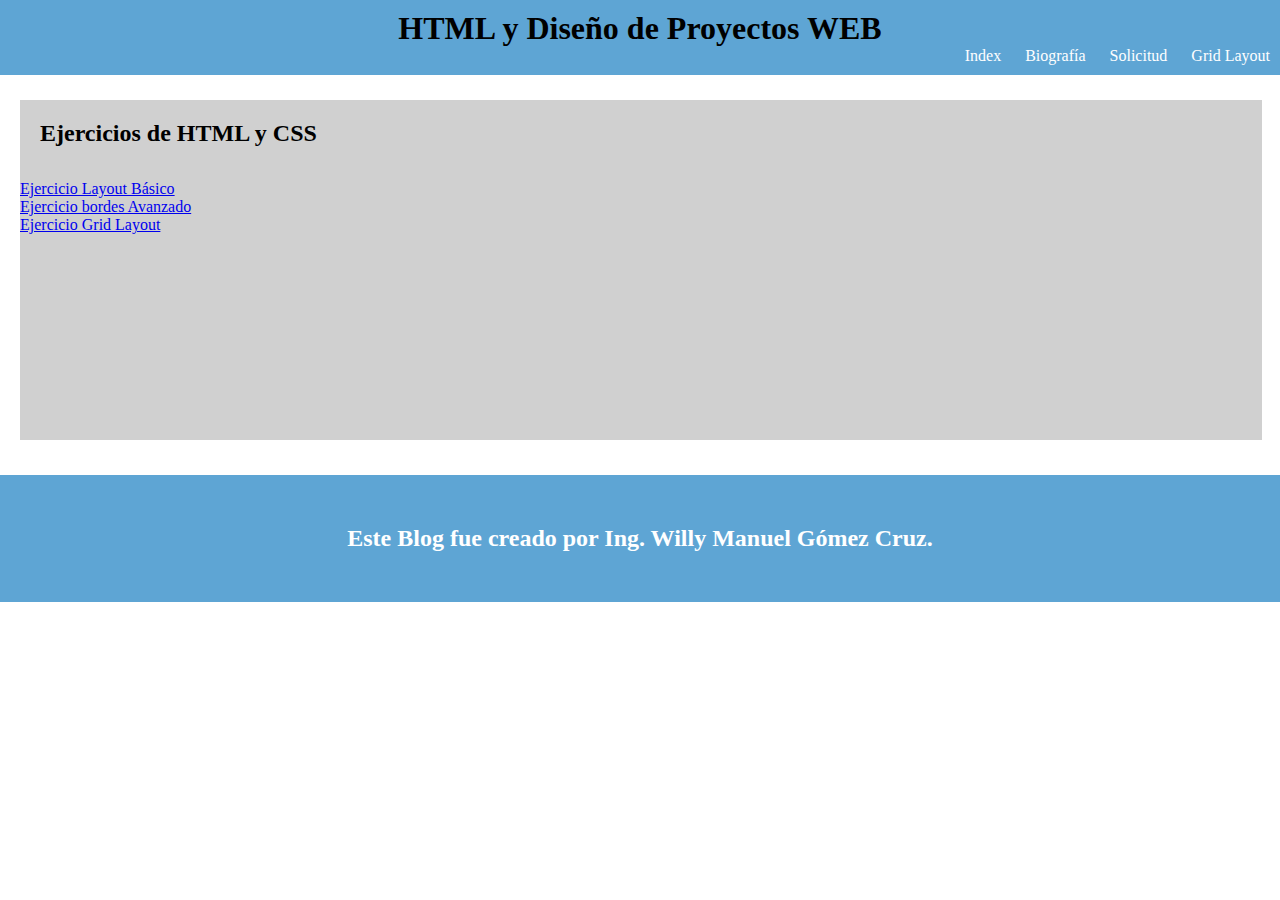
<file: index.html>
<!DOCTYPE html>
<html lang="en">
<head>
    <meta charset="UTF-8">
    <meta name="viewport" content="width=device-width, initial-scale=1.0">
    <title>HTML y Diseño de Proyectos WEB</title>
    <link rel="stylesheet" href="CSS/estilos.css" type="text/css">
</head>
<header>
    <h1 class="h1">HTML y Diseño de Proyectos WEB </h1>
    <nav class="navbar">
        <a href="index.html" class="nav-link">Index</a>
        <a href="biblografia.html" class="nav-link">Biografía</a>
        <a href="solicitud.html" class="nav-link">Solicitud</a>
        <a href="cinebox.html" class="nav-link">Grid Layout</a>
    </nav>
</header>
<body>
    <div class="ejercicios">
        <div class="subtitulo">
            <h2>Ejercicios de HTML y CSS</h2>
        </div>
        <div>
            <a href="layout.html">Ejercicio Layout Básico</a>
        </div>
        <div>
            <a href="bordes.html">Ejercicio bordes Avanzado</a>
        </div>
        <div>
            <a href="cinebox.html">Ejercicio Grid Layout</a>
        </div>
    </div>
    <footer>
        <h2>Este Blog fue creado por Ing. Willy Manuel Gómez Cruz.</h2>
    </footer>
</body>
</html>
</file>
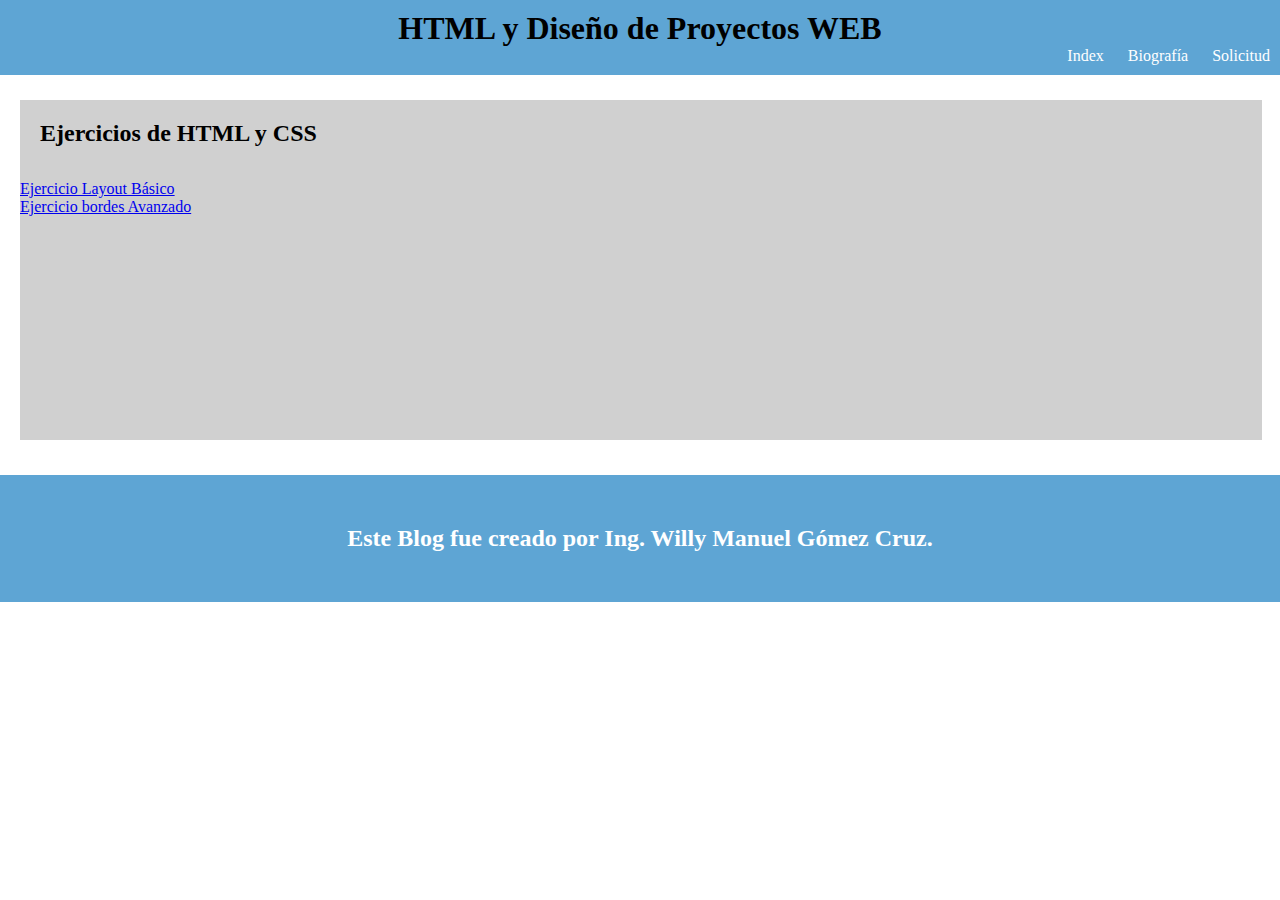
<file: primerWeb/index.html>
<!DOCTYPE html>
<html lang="en">
<head>
    <meta charset="UTF-8">
    <meta name="viewport" content="width=device-width, initial-scale=1.0">
    <title>HTML y Diseño de Proyectos WEB</title>
    <link rel="stylesheet" href="CSS/estilos.css" type="text/css">
</head>
<header>
    <h1 class="h1">HTML y Diseño de Proyectos WEB </h1>
    <nav class="navbar">
        <a href="index.html" class="nav-link">Index</a>
        <a href="biblografia.html" class="nav-link">Biografía</a>
        <a href="solicitud.html" class="nav-link">Solicitud</a>
    </nav>
</header>
<body>
    <div class="ejercicios">
        <div class="subtitulo">
            <h2>Ejercicios de HTML y CSS</h2>
        </div>
        <div>
            <a href="layout.html">Ejercicio Layout Básico</a>
        </div>
        <div>
            <a href="bordes.html">Ejercicio bordes Avanzado</a>
        </div>
    </div>
    <footer>
        <h2>Este Blog fue creado por Ing. Willy Manuel Gómez Cruz.</h2>
    </footer>
</body>
</html>
</file>
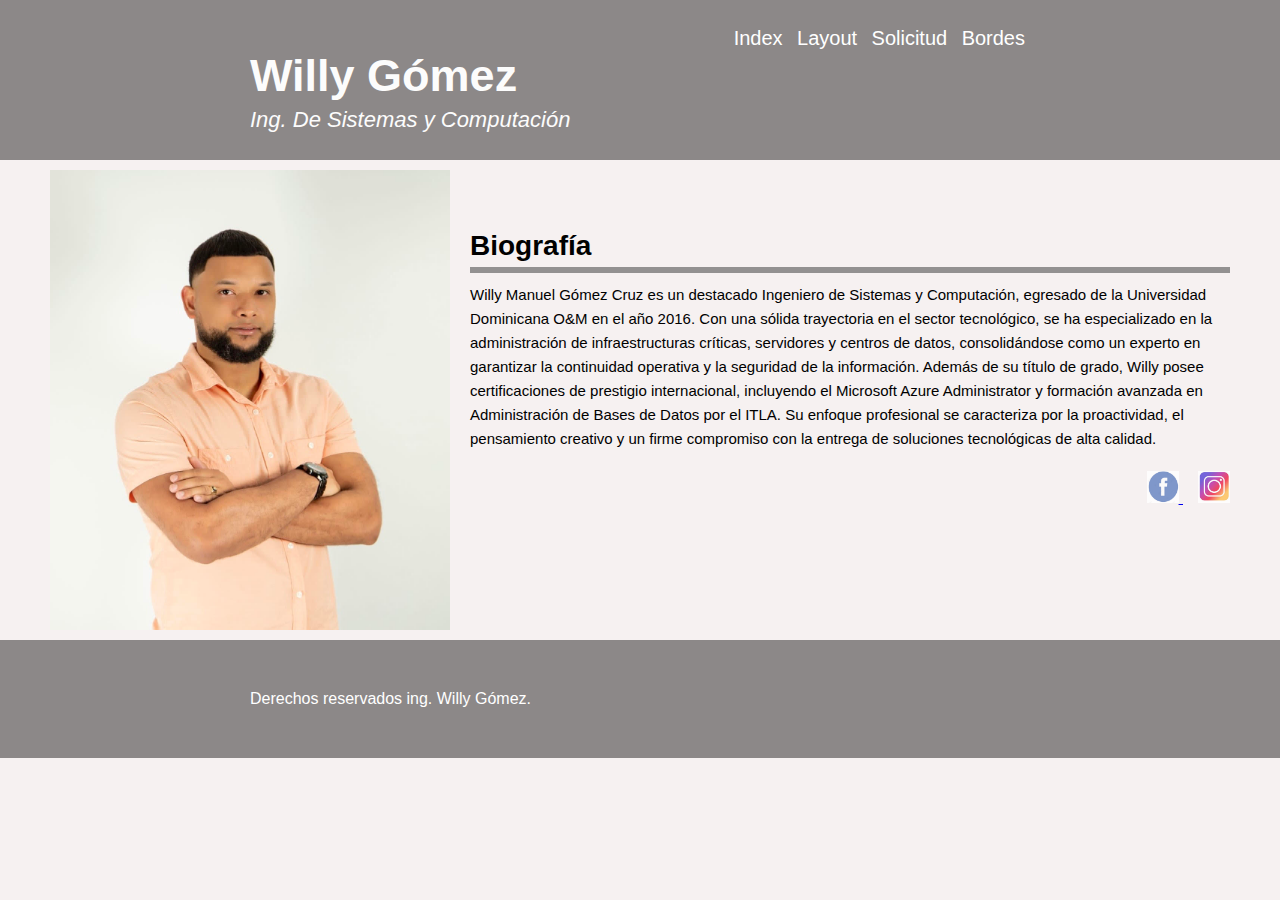
<file: biblografia.html>
<!DOCTYPE html>
<html lang="es">
<head>
    <meta charset="UTF-8">
    <title>Biografia - Willy Gómez</title>
    <link rel="stylesheet" href="CSS/biblografia.css" type="text/css">
</head>
<body>
    <header>
        <nav class="navbar">
            <a href="index.html" class="nav-link">Index</a>
            <a href="layout.html" class="nav-link">Layout</a>
            <a href="solicitud.html" class="nav-link">Solicitud</a>
            <a href="bordes.html" class="nav-link">Bordes</a>
        </nav>
        <h1 class="h1">Willy Gómez</h1>
        <h2 class="h2header">Ing. De Sistemas y Computación</h2>
        
    </header>   

    <div class="container">
        <div class="caja-imagen">
            <img class="img-bio" src="imagenes/fotobiografia.jpg" alt="Foto de Willy Gómez">
        </div>
        
        <div class="caja-texto">
            <h2 class="h2biblografia">Biografía</h2>
            <hr class="hrlinea">
                <p class="p">Willy Manuel Gómez Cruz es un destacado Ingeniero de Sistemas y Computación, egresado de la Universidad Dominicana O&M en el año 2016. Con una sólida trayectoria en el sector tecnológico, se ha especializado en la administración de infraestructuras críticas, servidores y centros de datos, consolidándose como un experto en garantizar la continuidad operativa y la seguridad de la información. Además de su título de grado, Willy posee certificaciones de prestigio internacional, incluyendo el Microsoft Azure Administrator y formación avanzada en Administración de Bases de Datos por el ITLA. Su enfoque profesional se caracteriza por la proactividad, el pensamiento creativo y un firme compromiso con la entrega de soluciones tecnológicas de alta calidad.</p>

            <div class="redes-sociales">
                <a href="https://www.facebook.com/tu_usuario" target="_blank" class="link-red">
                    <img src="imagenes/facebook.png" alt="Facebook" class="icono-red">
                </a>
                <a href="https://www.instagram.com/tu_usuario" target="_blank" class="link-red">
                    <img src="imagenes/instagram.png" alt="Instagram" class="icono-red">
                </a>
            </div>
        </div>
    </div>

    <footer>
        <p>Derechos reservados ing. Willy Gómez.</p>
    </footer>
</body>
</html>
</file>
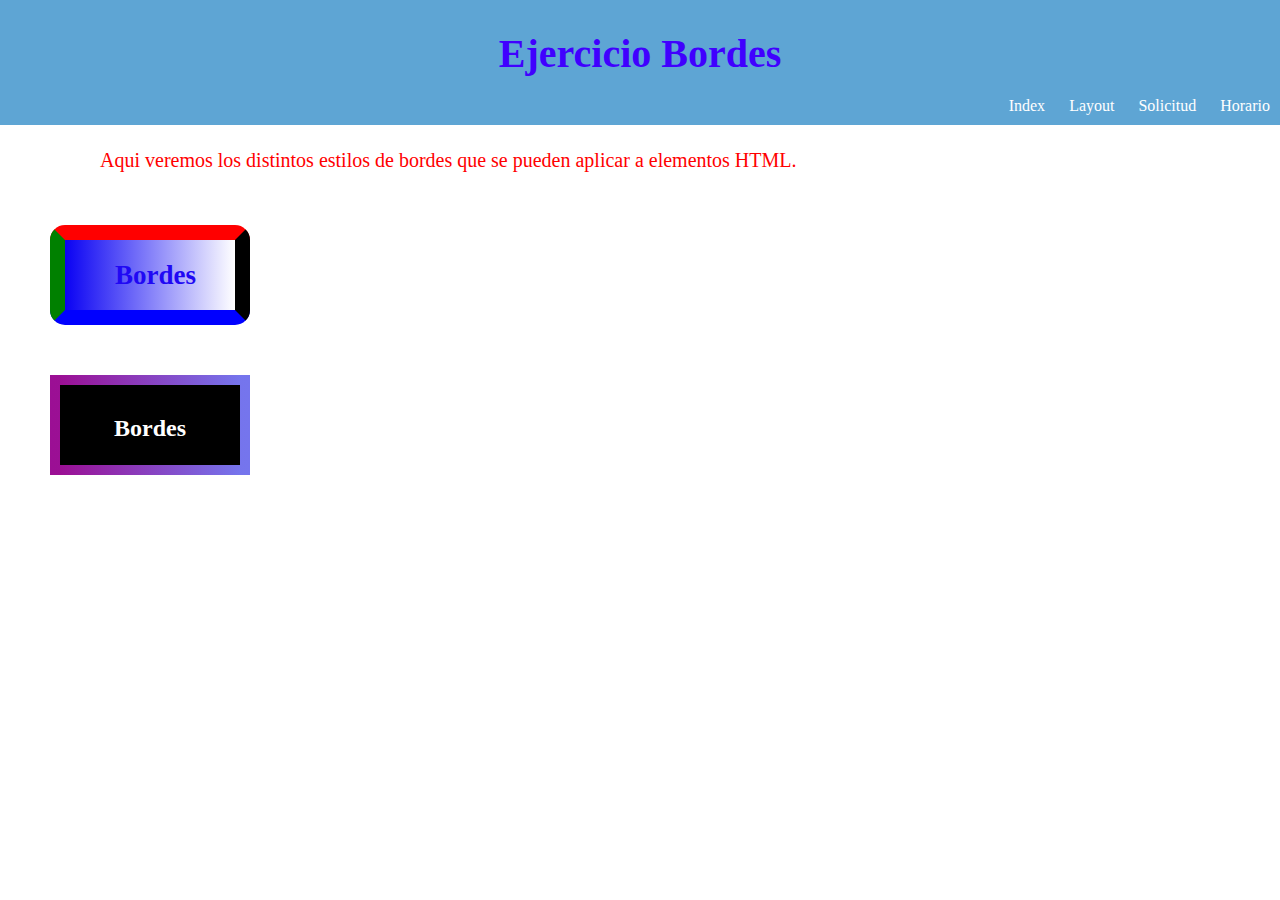
<file: bordes.html>
<!DOCTYPE html>
<html lang="en">
<head>
    <meta charset="UTF-8">
    <meta name="viewport" content="width=device-width, initial-scale=1.0">
    <title>Ejercicio Bordes</title>
    <link rel="stylesheet" href="CSS/estilosbordes.css">
</head>
<header>
    <h1 class="h1">Ejercicio Bordes</h1>
    <nav class="navbar">
            <a href="index.html" class="nav-link">Index</a>
            <a href="layout.html" class="nav-link">Layout</a>
            <a href="solicitud.html" class="nav-link">Solicitud</a>
            <a href="horario.html" class="nav-link">Horario</a>
        </nav>

</header>

<body>
    <div>
        <p class="p">Aqui veremos los distintos estilos de bordes que se pueden aplicar a elementos HTML.</p>
    </div>

    <div class="borde1"><h2>Bordes</h2></div>
    
    <div class="borde2"><h2>Bordes</h2></div>
    
</body>
</html>
</file>
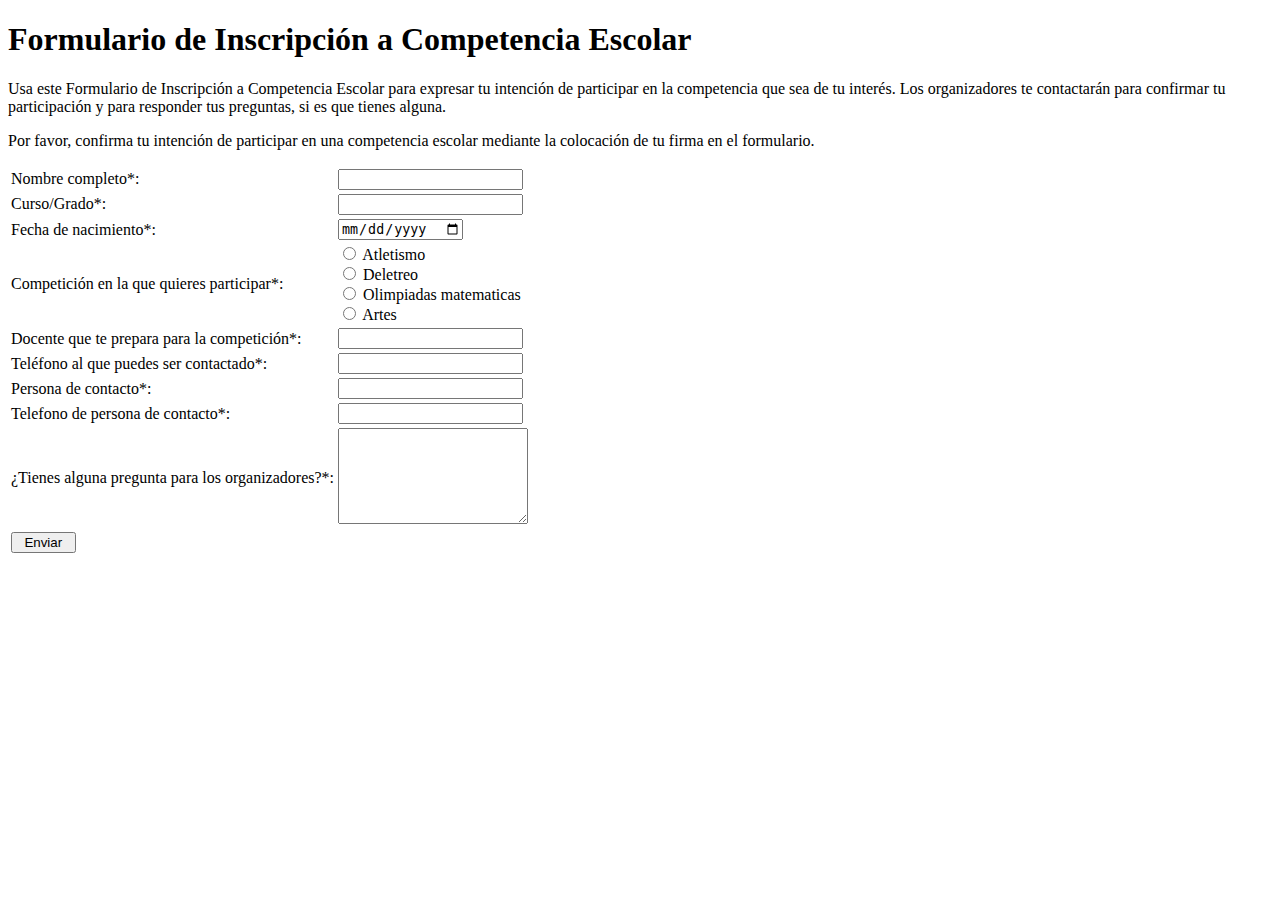
<file: competenciaesccolar.html>
<!DOCTYPE html>
<html lang="es">
<head>
    <meta charset="UTF-8">
    
</head>
<body>
    <H1>Formulario de Inscripción a Competencia Escolar</H1>
    <p>Usa este Formulario de Inscripción a Competencia Escolar para expresar tu intención de participar en la competencia que sea de tu interés. Los organizadores te contactarán para confirmar tu participación y para responder tus preguntas, si es que tienes alguna.</p>

    <p>Por favor, confirma tu intención de participar en una competencia escolar mediante la colocación de tu firma en el formulario.</p>

    <form action="#" method="post">
        <table>
            <tbody>
                <tr>
                    <td>
                        <label for="nombre">Nombre completo*:</label>
                    </td> 
                    <td>
                        <input type="text" id="nombre" name="nombre" required>
                    </td>
                </tr>
                <tr>
                    <td>
                        <label for="Curso">Curso/Grado*:</label>
                    </td> 
                    <td>
                        <input type="text" id="Curso" name="Curso" required>
                    </td>
                </tr>
                <tr>
                    <td>
                        <label for="fecha_nacimiento">Fecha de nacimiento*:</label>
                    </td>
                    <td>
                        <input type="date" id="fecha_nacimiento" name="fecha_nacimiento" required>
                    </td>
                </tr>
                <tr>
                    <td>
                        <label for="competencia">Competición en la que quieres participar*:</label>
                    </td>
                    <td>
                        <input type="radio" id="matematicas" name="competencia" value="Matematicas" required> Atletismo<br>
                        <input type="radio" id="ciencia" name="competencia" value="Ciencia" required> Deletreo<br>
                        <input type="radio" id="literatura" name="competencia" value="Literatura" required> Olimpiadas matematicas<br>
                        <input type="radio" id="arte" name="competencia" value="Arte" required> Artes<br>
                    </td>
                </tr>
                <tr>
                    <td>
                        <label for="docente">Docente que te prepara para la competición*:</label>
                    </td> 
                    <td>
                        <input type="text" id="docente" name="docente" required>
                    </td>
                </tr>
                <tr>
                    <td>
                        <label for="telefonodocente">Teléfono al que puedes ser contactado*:</label>
                    </td> 
                    <td>
                        <input type="text" id="telefonodocente" name="telefonodocente" required>
                    </td>
                </tr>
                <tr>
                    <td>
                        <label for="personadecontacto">Persona de contacto*:</label>
                    </td> 
                    <td>
                        <input type="text" id="personadecontacto" name="personadecontacto" required>
                    </td>
                </tr>
                <tr>
                    <td>
                        <label for="telefonopersonadecontacto">Telefono de persona de contacto*:</label>
                    </td> 
                    <td>
                        <input type="text" id="telefonopersonadecontacto" name="telefonopersonadecontacto" required>
                    </td>
                </tr>
                <tr>
                    <td>
                        <label for="preguntaorganizadores">¿Tienes alguna pregunta para los organizadores?*:</label>
                    </td> 
                    <td>
                        <textarea id="preguntaorganizadores" name="preguntaorganizadores" required rows="6" cols="21"></textarea>
                    </td>
                </tr>
                <tr>
                    <td>
                        <button type="submit" style="width:20%;">Enviar</button>
                    </td>
                </tr>

            </tbody>       
        </table>
</body>
</html>
</file>
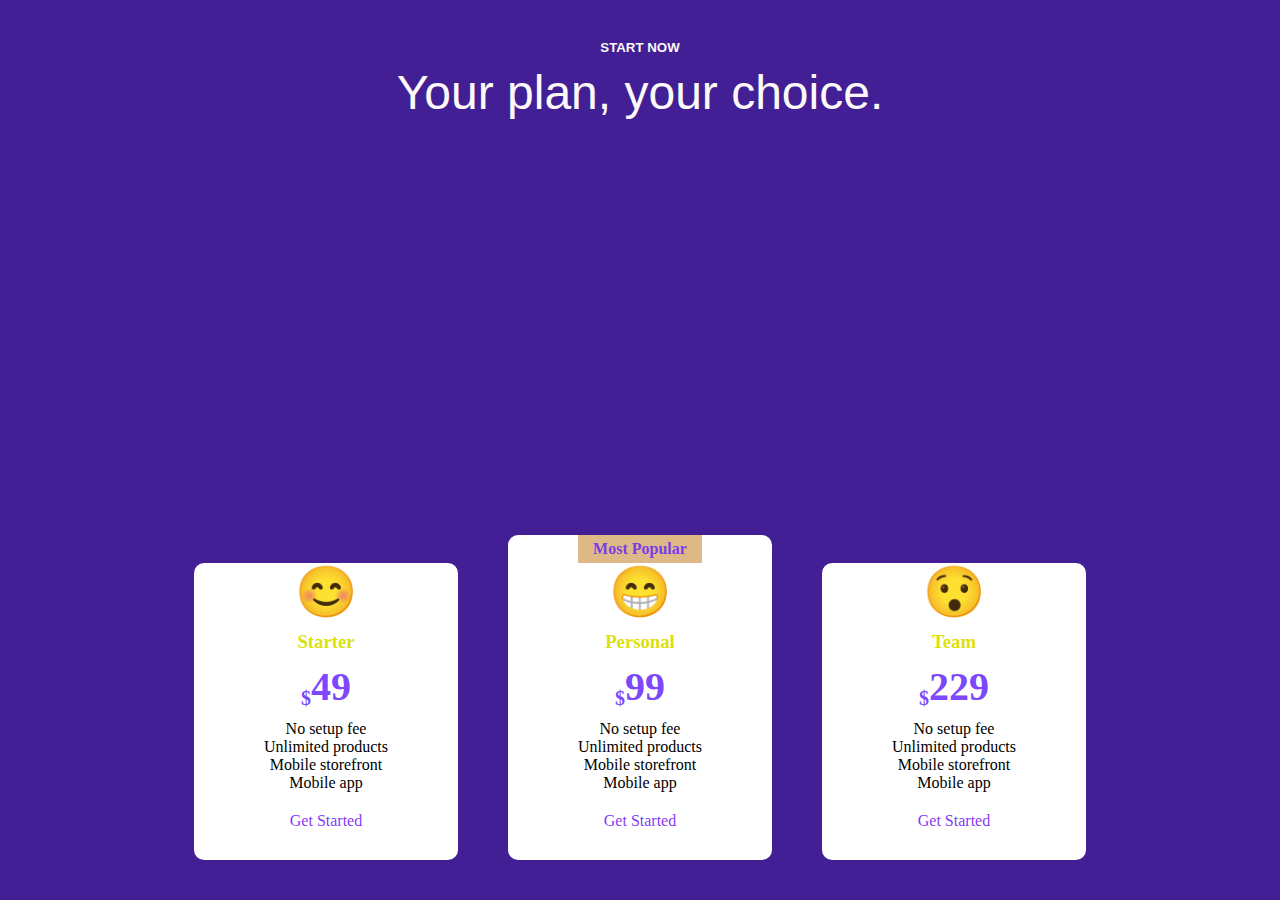
<file: flexbox.html>
<!DOCTYPE html>
<html lang="en">
<head>
    <meta charset="UTF-8">
    <meta name="viewport" content="width=device-width, initial-scale=1.0">
    <title>Flexbox</title>
    <link rel="stylesheet" href="CSS/flexbox.css" type="text/css">
</head>
<body>
    <header>
        <div class="header-content">
            <h5>START NOW</h5>
            <H1>Your plan, your choice.</H1>
        </div>
    </header>
    <div class="container">
        <div class="box">
            <span style="font-size: 50px;">&#x1F60A;</span>
            <h3>Starter</h3>
            <h2><span class="currency">$</span>49</h2>
            <p>No setup fee <br> Unlimited products <br>Mobile storefront <br>Mobile app</p>
            <a href="#">Get Started</a>
        </div>
        <div class="box">
            <h4>Most Popular</h4>
            <span style="font-size: 50px;">&#x1F601;</span>
            <h3>Personal</h3>
            <h2><span class="currency">$</span>99</h2>
            <p>No setup fee <br> Unlimited products <br>Mobile storefront <br>Mobile app</p>
            <a href="#">Get Started</a>
        </div>
        <div class="box">
            <span style="font-size: 50px;">&#x1F62F;</span>
            <h3>Team</h3>
            <h2><span class="currency">$</span>229</h2>
            <p>No setup fee <br> Unlimited products <br>Mobile storefront <br>Mobile app</p>
            <a href="#">Get Started</a>
        </div>
    </div>    
</body>

</html>
</file>
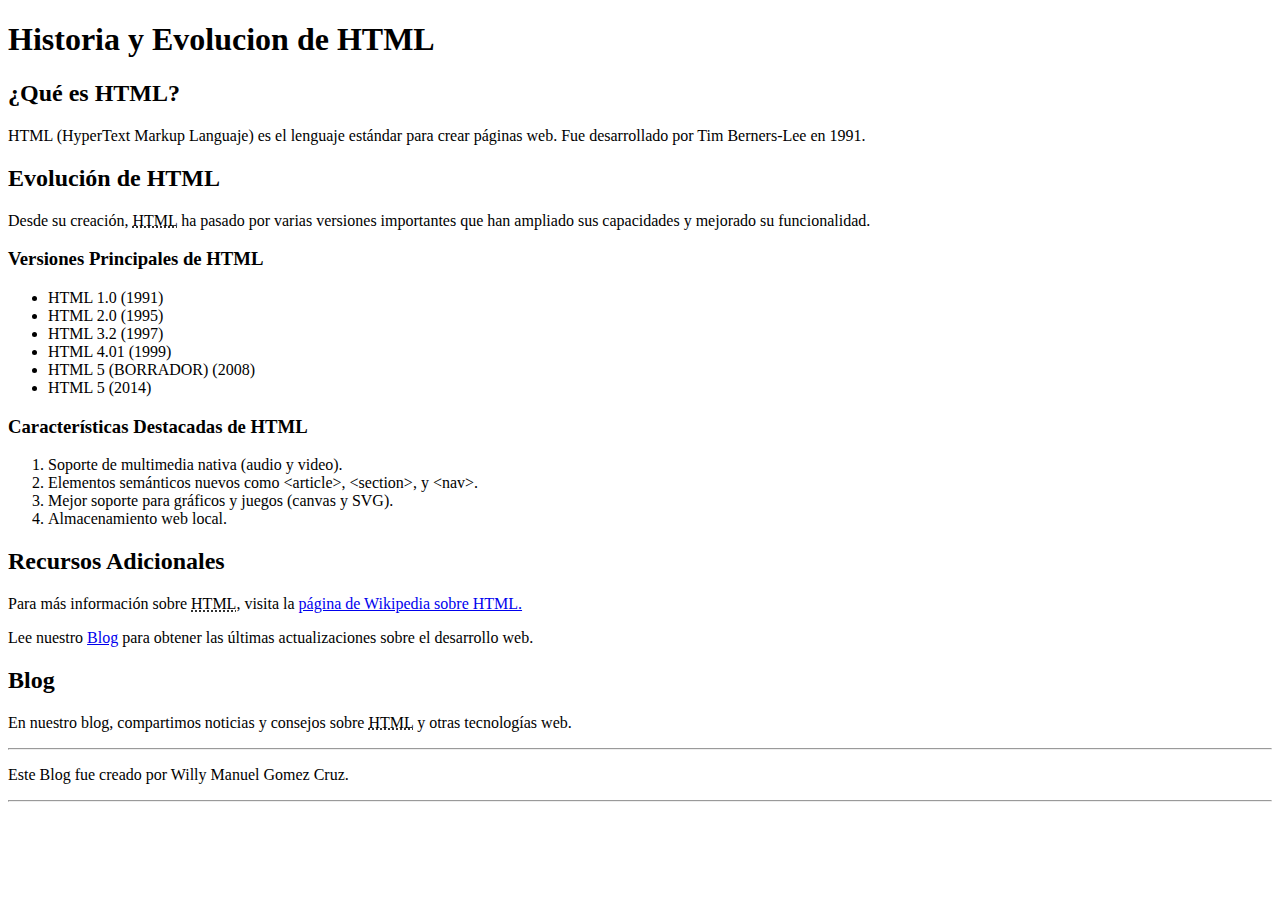
<file: historia.html>
<!DOCTYPE html>
<html lang="en">
<head>
    <meta charset="UTF-8">
    <meta name="viewport" content="width=device-width, initial-scale=1.0">
    <title>Historia y Evolucion de HTML</title>
</head>
<body>
    
    <h1>Historia y Evolucion de HTML</h1>

    <h2>¿Qué es HTML?</h2>

    <p>HTML (HyperText Markup Languaje) es el lenguaje estándar para crear páginas web. Fue desarrollado por Tim Berners-Lee en 1991.</p>

    <h2>Evolución de HTML</h2>

    <p>Desde su creación, <abbr title="HyperText Markup Languaje">HTML</abbr> ha pasado por varias versiones importantes que han ampliado sus capacidades y mejorado su funcionalidad.</p>

    <h3>Versiones Principales de HTML</h3>

    <ul>
        <li>HTML 1.0 (1991)</li>
        <li>HTML 2.0 (1995)</li>
        <li>HTML 3.2 (1997)</li>
        <li>HTML 4.01 (1999)</li>
        <li>HTML 5 (BORRADOR) (2008)</li>
        <li>HTML 5 (2014)</li>
    </ul>

    <h3>Características Destacadas de HTML</h3>

    <ol>
        <li>Soporte de multimedia nativa (audio y video).</li>
        <li>Elementos semánticos nuevos como &lt;article&gt;, &lt;section&gt;, y &lt;nav&gt;.</li>
        <li>Mejor soporte para gráficos y juegos (canvas y SVG).</li>
        <li>Almacenamiento web local.</li>
    </ol>

    <h2>Recursos Adicionales</h2>
   
    <p>Para más información sobre <abbr title="HyperText Markup Languaje">HTML</abbr>, visita la <a href="https://es.wikipedia.org/wiki/HTML" target="_blank">página de Wikipedia sobre HTML.</a> </p>
    <p>Lee nuestro <a href="https://www.aluracursos.com/blog/html-que-es-su-importancia-en-la-web-como-aprender-y-una-guia-para-principiantes" target="_blank">Blog</a> para obtener las últimas actualizaciones sobre el desarrollo web.</p>

    <h2>Blog</h2>

    <p>En nuestro blog, compartimos noticias y consejos sobre <abbr title="HyperText Markup Languaje">HTML</abbr> y otras tecnologías web.</p>

    <hr>
        <p>Este Blog fue creado por Willy Manuel Gomez Cruz.</p>
    <hr>

</body>
</html>
</file>
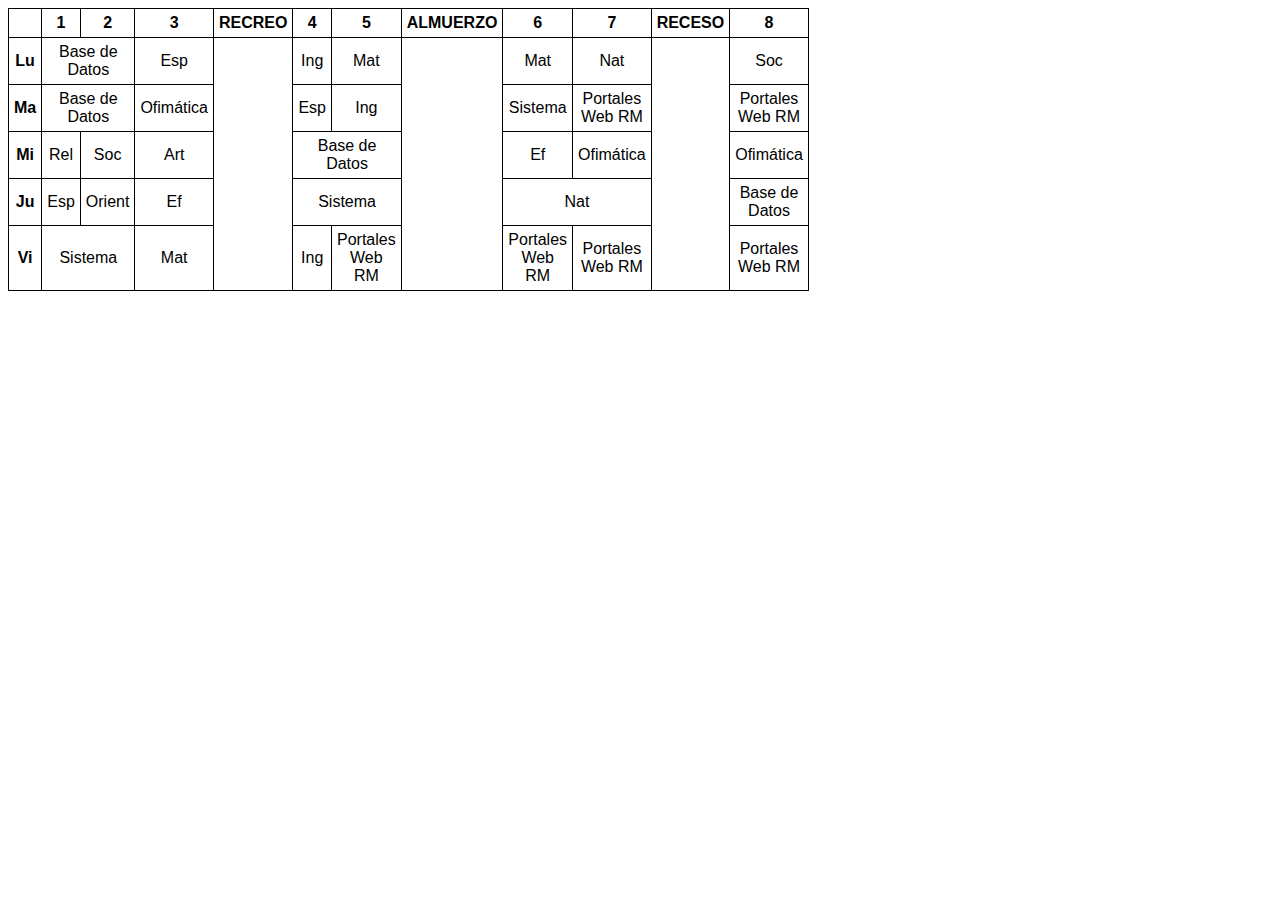
<file: horario.html>
<!DOCTYPE html>
<html lang="es">
<head>
    <meta charset="UTF-8">
    <style>
        table {
            width: 30%;
            border-collapse: collapse; /* Borde de una sola línea */
            font-family: 'Segoe UI', Tahoma, Geneva, Verdana, sans-serif;
        }
        th, td {
            border: 1px solid #000;
            text-align: center;
            padding: 5px;
            vertical-align: middle;
        }
    </style>
</head>
<body>
    <table>
        <thead>
            <tr>
                <th></th>
                <th>1</th>
                <th>2</th>
                <th>3</th>
                <th>RECREO</th>
                <th>4</th>
                <th>5</th>
                <th>ALMUERZO</th>
                <th>6</th>
                <th>7</th>
                <th>RECESO</th>
                <th>8</th>
            </tr>
        </thead>
        <tbody>
            <tr>
                <th>Lu</th>
                <td colspan="2">Base de Datos</td>
                <td>Esp</td>
                <td rowspan="5"></td>
                <td>Ing</td>
                <td>Mat</td>
                <td rowspan="5"></td>
                <td>Mat</td>
                <td>Nat</td>
                <td rowspan="5"></td>
                <td>Soc</td>
            </tr>
            <tr>
                <th>Ma</th>
                <td colspan="2">Base de Datos</td>
                <td>Ofimática</td>
                <td>Esp</td>
                <td>Ing</td>
                <td>Sistema</td>
                <td>Portales Web RM</td>
                <td>Portales Web RM</td>
            </tr>
            <tr>
                <th>Mi</th>
                <td>Rel</td>
                <td>Soc</td>
                <td>Art</td>
                <td colspan="2">Base de Datos</td>
                <td>Ef</td>
                <td>Ofimática</td>
                <td>Ofimática</td>
            </tr>
            <tr>
                <th>Ju</th>
                <td>Esp</td>
                <td>Orient</td>
                <td>Ef</td>
                <td colspan="2">Sistema</td>
                <td colspan="2">Nat</td>
                <td>Base de Datos</td>
            </tr>
            <tr>
                <th>Vi</th>
                <td colspan="2">Sistema</td>
                <td>Mat</td>
                <td>Ing</td>
                <td>Portales Web RM</td>
                <td>Portales Web RM</td>
                <td>Portales Web RM</td>
                <td>Portales Web RM</td>
            </tr>
        </tbody>
    </table>
</body>
</html>
</file>
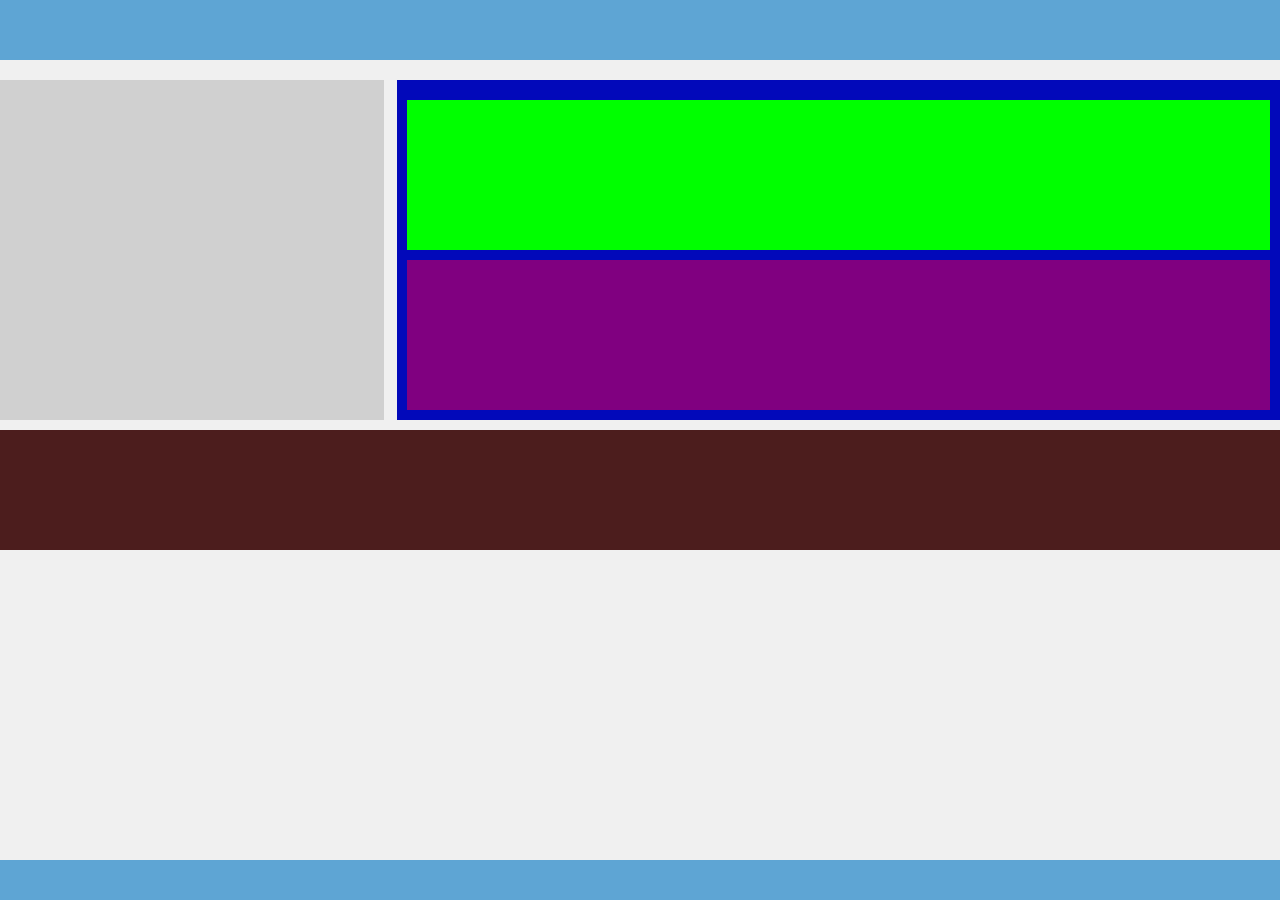
<file: layout.html>
<!DOCTYPE html>
<html lang="en">
    <meta name="viewport" content="width=device-width, initial-scale=1.0">
<head>
    <title>Ejercicio Layout Básico</title>
    <link rel="stylesheet" href="CSS/estiloslayout.css" type="text/css">
</head>
<header class="header"></header>
<body>
    <div class="gris"></div>
    <div class="container">
        <div class="verde"></div>
        <div class="morado"></div>
    </div>
    <div class="rojovino"></div>
    
<footer class="footer"></footer>
</body>
</html>
</file>
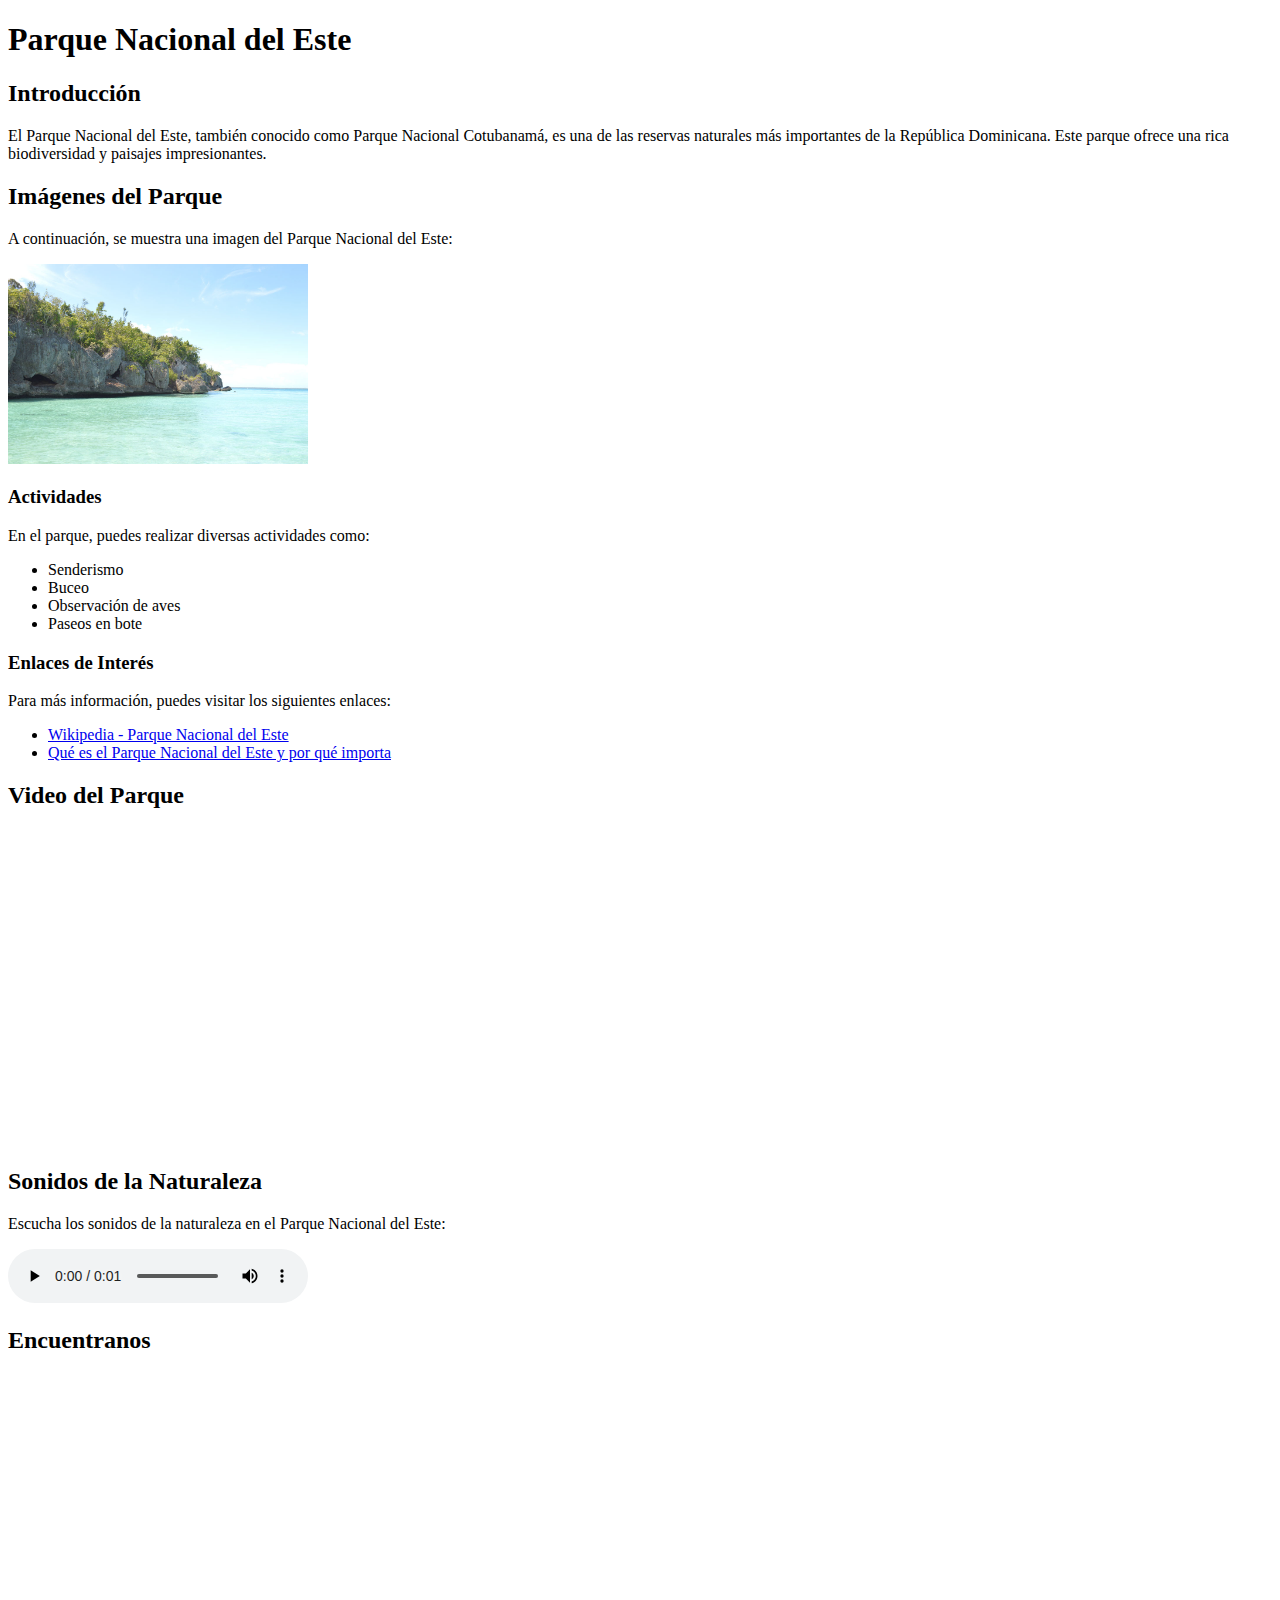
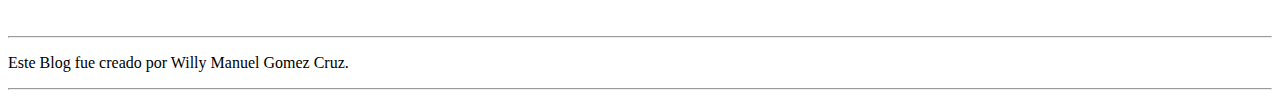
<file: parquenacionaleste.html>
<!DOCTYPE html>
<html lang="en">
<head>
    <meta name="referrer" content="strict-origin-when-cross-origin" />
    <meta charset="UTF-8">
    <meta name="viewport" content="width=device-width, initial-scale=1.0">
    <title>Parque Nacional del Este</title>
</head>
<body>
    
    <h1>Parque Nacional del Este</h1>

    <h2>Introducción</h2>

    <p>El Parque Nacional del Este, también conocido como Parque Nacional Cotubanamá, es una de las reservas naturales más importantes de la República Dominicana. Este parque ofrece una rica biodiversidad y paisajes impresionantes.</p>

    <h2>Imágenes del Parque</h2>

    <p>A continuación, se muestra una imagen del Parque Nacional del Este:</p>

    <img src="imagenes/Parque-Nacional-del-Este.jpg" alt="SLA de Aplicación" width="300" height="200">


    <h3>Actividades</h3>
    <p>En el parque, puedes realizar diversas actividades como:</p>

    <ul>
        <li>Senderismo</li>
        <li>Buceo</li>
        <li>Observación de aves</li>
        <li>Paseos en bote</li>
    </ul>

    <h3>Enlaces de Interés</h3>

    <p>Para más información, puedes visitar los siguientes enlaces:</p>
    <ul>
        <li><a href="https://es.wikipedia.org/wiki/Parque_nacional_del_Este" target="_blank">Wikipedia - Parque Nacional del Este</a></li>
        <li><a href="https://caribbeansaona.com/que-es-parque-nacional-del-este-guia-completa/" target="_blank">Qué es el Parque Nacional del Este y por qué importa</a></li>
    </ul>

    <h2>Video del Parque</h2>  

    <iframe width="560" height="315" src="https://www.youtube.com/embed/2nqJZHal2qY?si=27821iNzingpw7su" title="YouTube video player" frameborder="0" allow="accelerometer; autoplay; clipboard-write; encrypted-media; gyroscope; picture-in-picture; web-share" referrerpolicy="strict-origin-when-cross-origin" allowfullscreen></iframe>

    <h2>Sonidos de la Naturaleza</h2>

    <p>Escucha los sonidos de la naturaleza en el Parque Nacional del Este:</p>

    <audio controls>
        <source src="musica/horse.mp3" type="audio/mp3">
        Su navegador no soporta el elemento de audio.
    </audio>

    <h2>Encuentranos</h2>

    <iframe src="https://www.google.com/maps/embed?pb=!1m18!1m12!1m3!1d167836.83542098373!2d-68.72818751412873!3d18.364023693807987!2m3!1f0!2f0!3f0!3m2!1i1024!2i768!4f13.1!3m3!1m2!1s0x8ea8a1bfdc0c7879%3A0x62ed4328bd29ac6a!2sParque%20Nacional%20Del%20Este%20-%20East%20Entrance%2C%20Boca%20de%20Yuma!5e0!3m2!1ses!2sdo!4v1769443660748!5m2!1ses!2sdo" width="400" height="250" style="border:0;" allowfullscreen="" loading="lazy" referrerpolicy="no-referrer-when-downgrade"></iframe>
    <hr>
        <p>Este Blog fue creado por Willy Manuel Gomez Cruz.</p>
    <hr>

</body>
</html>
</file>
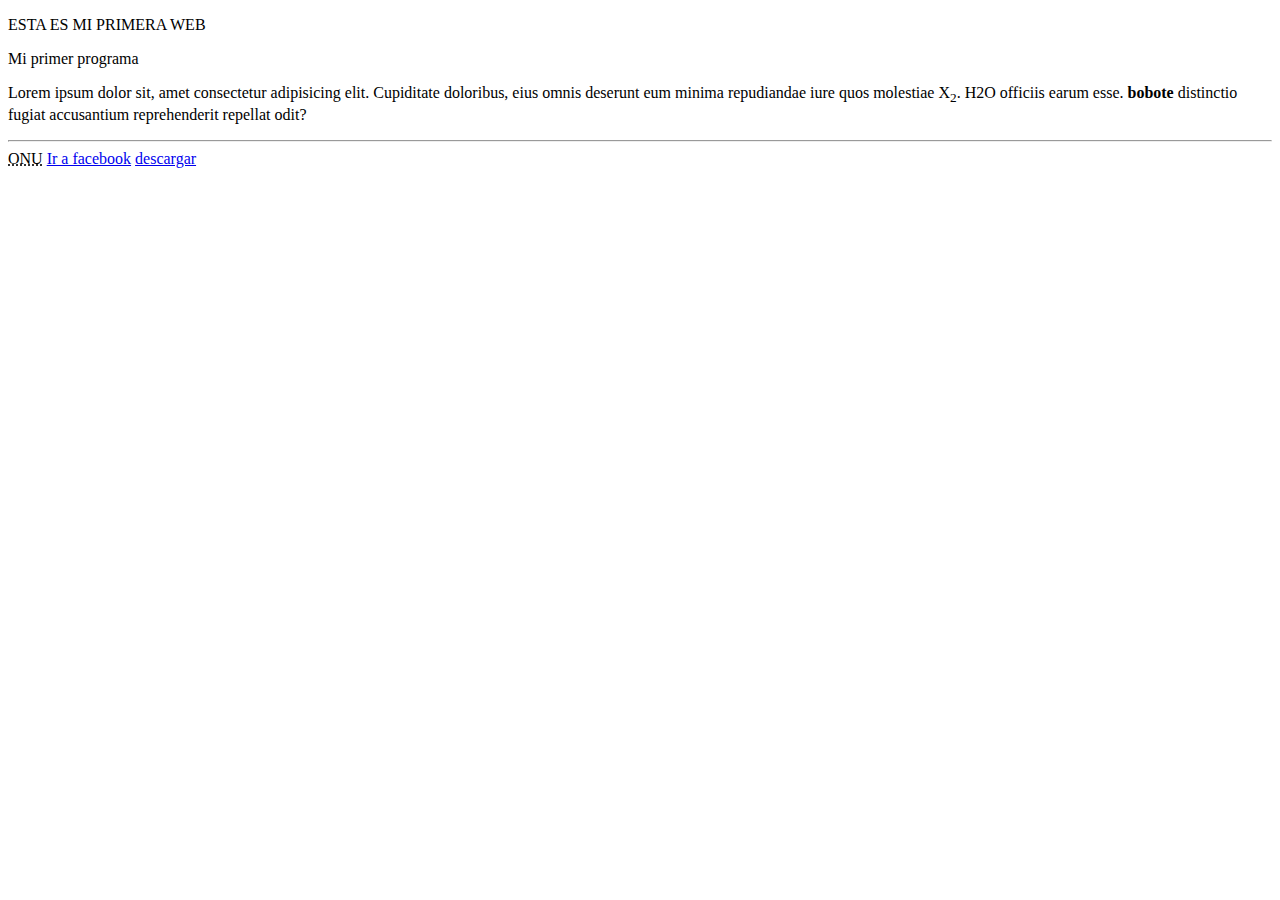
<file: Primeraweb.html>
<!DOCTYPE html>
<html lang="en">
<head>
    <meta charset="UTF-8">
    <meta name="viewport" content="width=device-width, initial-scale=1.0">
    <title>Primera Web</title>
</head>
<body>
    
    <p>ESTA ES MI PRIMERA WEB</p>
    <P id= 'texto'>Mi primer programa</P>
    
    <p>Lorem ipsum dolor sit, amet consectetur adipisicing elit. Cupiditate doloribus, eius omnis deserunt eum minima repudiandae iure quos molestiae X<sub>2</sub>. H2O officiis earum esse. <b>bobote</b> distinctio fugiat accusantium reprehenderit repellat odit?</p>
    <hr> 
    <abbr title="Organizacion de las Naciones Unidas">ONU</abbr>

    <a href="https://www.facebook.com/" target="_parent"> Ir a facebook</a>

    <a href="documentos/tarea.doc.docx" download="tarea.doc">descargar</a>
</body>
</html>
</file>
<file: CSS/estilosbordes.css>
* {
    margin: 0;
    padding: 0;
    box-sizing: border-box;
}
header {
    background-color: #5ea5d4;
    padding: 10px;
}
.navbar {
    text-align: right; /* Centra el texto dentro de la barra de navegación */
}
.nav-link {
    display: inline-block; /* Muestra los enlaces de navegación en línea */
    margin-left: 20px; /* Espacio entre los enlaces de navegación */
    color: white; /* Color claro para los enlaces de navegación */
    text-decoration: none; /* Elimina el subrayado de los enlaces de navegación */
}

.h1 {   
    color: #4000ff; /* Color claro para destacar el título */
    font-size: 40px; /* Tamaño grande para destacar el título */
    text-align: center; /* Centra el texto dentro del título */
    margin: 20px 0; /* Espacio arriba y abajo del título para separarlo del contenido */
}
.p {
    color: #ff0000; /* Color rojo para el texto del párrafo */
    font-size: 20px; /* Tamaño legible para el texto del párrafo */
    line-height: 1.5; /* Espacio entre líneas para mejorar la legibilidad */
    text-align: justify; /* Justifica el texto para una apariencia más ordenada */
    margin: 20px 0; /* Espacio arriba y abajo del párrafo para separarlo del título y otros elementos */
    padding: 0 100px; /* Espacio a los lados del párrafo para evitar que el texto toque los bordes de la pantalla */ 
}
.borde1 {   
    border-style: solid; /* Borde sólido en todos los lados */
    border-width: 15px; /* Ancho del borde de 15px */
    border-color: #ff0000 black blue green;/* Colores para cada lado del borde: rojo para el lado superior, negro para el lado derecho, azul para el lado inferior y verde para el lado izquierdo */    
    text-align: center; /* Centra el texto dentro del div */
    font-size: large; /* Tamaño grande para el texto dentro del div */
    color: #2008f4; /* Color blanco para el texto dentro del div */
    border-radius: 15px; /* Bordes redondeados para un aspecto más suave */
    background: linear-gradient(to right, #0a02f3, #ffffff); /* Color de fondo azul para resaltar el div */
    padding: 20px 50px; /* Espacio entre el borde y el contenido dentro del div */
    margin: 50px; /* Espacio alrededor del div para separarlo de otros elementos */
    width: 200px; /* Ancho fijo para el div */
    height: 100px; /* Alto fijo para el div */
}
.borde2 {
    border: 10px solid; /* Borde sólido de 10px en todos los lados */
    border-image-source: linear-gradient(to right, #9b0f94, #7575ed);/* Degradado de color para el borde, de rosa a azul */
    border-image-slice: 1; /* Define cómo se divide la imagen del borde para aplicarla a los lados */
    text-align: center; /* Centra el texto dentro del div */
    background-color: black;    /* Color de fondo negro para resaltar el div */
    text-align: center; /* Centra el texto dentro del div */
    color: #ffffff; /* Color blanco para el texto dentro del div */ 
    padding: 30px 50px; /* Espacio entre el borde y el contenido dentro del div */
    margin: 50px; /* Espacio alrededor del div para separarlo de otros elementos */
    width: 200px; /* Ancho fijo para el div */
    height: 100px; /* Alto fijo para el div */
}
</file>
<file: CSS/flexbox.css>
/* margen general */
* {
    margin: 0;
    padding: 0;
    box-sizing: border-box;
}

html, body {
    height: 100%;           /* full viewport height */
}

body {
    display: flex;
    flex-direction: column;
}

header {
    background-color: #3f1b93fb; /* color de fondo*/
    color: #fcf8f8; /* Colos del texto*/
    text-align: center;/* alinear el texto al centro*/
    padding: 40px 0 1px 0; /* Espacio arriba del header para separarlo de otros elementos */
    font-family: Arial, Helvetica, sans-serif;
}
.container {
    background-color: #3f1b93fb; /* color de fondo*/
    padding: 0 10px 40px 10px;/* Espacio dentro del contenedor para separar el contenido de los bordes*/
    display: flex; /* Esto convierte el contenedor en un contenedor flexible */
    flex: 1; /* crecer para llenar la pantalla restante debajo del header */
    width: 100%; /* Esto hace que el contenedor ocupe toda la anchura disponible */
    gap: 50px; /* Espacio entre los elementos flexibles */
    align-items: flex-end; /* Esto alinea los elementos flexibles al final del contenedor */
    justify-content: center; /* Esto centra los elementos flexibles horizontalmente dentro del contenedor */
}
.box {
    background-color: #ffffff; /* color de fondo*/
    color: #000000; /* Colos del texto*/
    text-align: center;/* alinear el texto al centro*/
    gap: 10px; /* Espacio entre los elementos flexibles */
    padding: 0 70px 20px 70px; /* Espacio dentro de cada caja para separar el contenido de los bordes*/
    border-radius: 10px; /* Bordes redondeados para cada caja*/
}
h4 {
    color: #6525fcd9; /* Color del texto del h4 */
    background-color: burlywood; /* Color de fondo del h4 */
    padding: 5px 10px 5px 10px; /* Espacio dentro del h4 para separar el texto de los bordes*/
    margin-top: 0%; /* Elimina el margen superior del h4 para que esté más cerca del borde superior de la caja */
}
h3 {
    color: #dde10a; /* Color del texto del h3 */
    margin: 10px 0; /* Espacio arriba y abajo del h3 para separar el texto de otros elementos */
}
h2 {
    color: #6525fcd9;
    margin: 10px 0;
    font-size: 2.5em;
    position: relative;
}
.currency {
    font-size: 0.5em;
    display: inline-block;
    position: relative;
    top: 0.25em;   /* desplaza el símbolo hacia abajo */
}
h1 {
    color: #fcf8f8; /* Color del texto del h1 */
    font: 3em sans-serif;
    margin: 10px 0; /* Espacio arriba y abajo del h1 para separar el texto de otros elementos */
}
a {
    display: inline-block; /* Esto hace que el enlace se comporte como un bloque en línea, lo que permite aplicar estilos de bloque */
    margin-top: 40px; /* Espacio arriba del enlace para separarlo de otros elementos */
    padding: 10px 20px; /* Espacio dentro del enlace para separar el texto de los bordes*/
    color: #6a0cf6d9; /* Color del texto del enlace */
    text-decoration: none; /* Elimina el subrayado del enlace */
    border-radius: 5px; /* Bordes redondeados para el enlace */
    margin-top: 10px; /* Espacio arriba del enlace para separarlo de otros elementos */
}   
a:hover {
    background-color: #6a0cf6d9; /* Color de fondo del enlace al pasar el mouse por encima */
    color: #ffffff; /* Color del texto del enlace al pasar el mouse por encima */
    transform: scale(1.05); /* Aumenta ligeramente el tamaño del enlace al pasar el mouse por encima */
    box-shadow: 3px 3px 5px 3px rgba(249, 249, 249, 0.771);/* crea sombra debajo del enlace*/

}
</file>
<file: CSS/estilos.css>
/* Margen general y reseteo */
* {
    margin: 0;/* Elimina el margen y el padding predeterminados para un diseño más limpio */
    padding: 0;/* Elimina el margen y el padding predeterminados para un diseño más limpio */
    box-sizing: border-box; /* Asegura que el padding y el borde no afecten al tamaño total de los elementos */
}
header {
    background-color: #5ea5d4;/* Color de fondo oscuro para el encabezado */
    padding: 10px; /* Espaciado interno del encabezado */
    text-align: center; /* Centra el texto dentro del encabezado */
}
.navbar {
    text-align: right; /* Centra el texto dentro de la barra de navegación */
}
.nav-link {
    display: inline-block; /* Muestra los enlaces de navegación en línea */
    margin-left: 20px; /* Espacio entre los enlaces de navegación */
    color: white; /* Color claro para los enlaces de navegación */
    text-decoration: none; /* Elimina el subrayado de los enlaces de navegación */
}
.nav-link:hover {
    background-color: #4c5ea9;  /* Color de fondo al pasar el mouse por encima del enlace del menu*/
    text-decoration: none;  /* Asegura que el texto no se subraye al pasar el mouse por encima del enlace del menu*/
    transform: scale(1.05); /* Aumenta ligeramente el tamaño del enlace del menu al pasar el mouse por encima*/
}
.ejercicios {
    width: 97%; /* Ancho fijo para el elemento con clase "gris" */
        height: 340px; /* Alto fijo para el elemento con clase "gris" */ 
        background: #d0d0d0; /* Color de fondo gris para el elemento con clase "gris" */
        position: fixed; /* Posiciona el elemento de forma fija en la pantalla */
        top: 100px; /* Centra verticalmente el elemento en la pantalla */
        left: 20px; /* Centra horizontalmente el elemento en la pantalla */
}
.subtitulo {
    width: 100%; /* Ancho fijo para el elemento con clase "gris" */
    height: 80px; /* Alto fijo para el elemento con clase "gris" */ 
    top: 50px; /* Centra verticalmente el elemento en la pantalla */
    left: 100%; /* Centra horizontalmente el elemento en la pantalla */
    padding: 20px; /* Espaciado interno del contenedor */
}
footer {
    background-color: #5ea5d4; /* Mismo gris que el header para balance */
    color: white;/* Color claro para el texto del footer */
    padding: 50px 250px;/* Más espacio para un aspecto más elegante */
    margin-top: 400px;/* Espacio entre el contenido y el footer */
    text-align: center; /* Alineación centrada para un estilo más profesional */
}
</file>
<file: primerWeb/CSS/estilos.css>
/* Margen general y reseteo */
* {
    margin: 0;/* Elimina el margen y el padding predeterminados para un diseño más limpio */
    padding: 0;/* Elimina el margen y el padding predeterminados para un diseño más limpio */
    box-sizing: border-box; /* Asegura que el padding y el borde no afecten al tamaño total de los elementos */
}
header {
    background-color: #5ea5d4;/* Color de fondo oscuro para el encabezado */
    padding: 10px; /* Espaciado interno del encabezado */
    text-align: center; /* Centra el texto dentro del encabezado */
}
.navbar {
    text-align: right; /* Centra el texto dentro de la barra de navegación */
}
.nav-link {
    display: inline-block; /* Muestra los enlaces de navegación en línea */
    margin-left: 20px; /* Espacio entre los enlaces de navegación */
    color: white; /* Color claro para los enlaces de navegación */
    text-decoration: none; /* Elimina el subrayado de los enlaces de navegación */
}
.nav-link:hover {
    background-color: #4c5ea9;  /* Color de fondo al pasar el mouse por encima del enlace del menu*/
    text-decoration: none;  /* Asegura que el texto no se subraye al pasar el mouse por encima del enlace del menu*/
    transform: scale(1.05); /* Aumenta ligeramente el tamaño del enlace del menu al pasar el mouse por encima*/
}
.ejercicios {
    width: 97%; /* Ancho fijo para el elemento con clase "gris" */
        height: 340px; /* Alto fijo para el elemento con clase "gris" */ 
        background: #d0d0d0; /* Color de fondo gris para el elemento con clase "gris" */
        position: fixed; /* Posiciona el elemento de forma fija en la pantalla */
        top: 100px; /* Centra verticalmente el elemento en la pantalla */
        left: 20px; /* Centra horizontalmente el elemento en la pantalla */
}
.subtitulo {
    width: 100%; /* Ancho fijo para el elemento con clase "gris" */
    height: 80px; /* Alto fijo para el elemento con clase "gris" */ 
    top: 50px; /* Centra verticalmente el elemento en la pantalla */
    left: 100%; /* Centra horizontalmente el elemento en la pantalla */
    padding: 20px; /* Espaciado interno del contenedor */
}
footer {
    background-color: #5ea5d4; /* Mismo gris que el header para balance */
    color: white;/* Color claro para el texto del footer */
    padding: 50px 250px;/* Más espacio para un aspecto más elegante */
    margin-top: 400px;/* Espacio entre el contenido y el footer */
    text-align: center; /* Alineación centrada para un estilo más profesional */
}
</file>
<file: CSS/biblografia.css>
/* Margen general y reseteo */
* {
    margin: 0;/* Elimina el margen y el padding predeterminados para un diseño más limpio */
    padding: 0;/* Elimina el margen y el padding predeterminados para un diseño más limpio */
    box-sizing: border-box; /* Asegura que el padding y el borde no afecten al tamaño total de los elementos */
}

body {
    font-family: 'Segoe UI', Tahoma, Geneva, Verdana, sans-serif; /* Fuente moderna y legible */
    background-color: #f6f1f1;/* Fondo claro para un aspecto limpio y profesional */
    color: #000000; /* Color de texto oscuro para mejor legibilidad */
}

/* Header ajustado con texto en cursiva */
header {
    background-color: #8c8888; /* Gris elegante para el fondo del header */
    color: #fcf8f8; /* Color claro para el texto del header */
    padding: 27px 250px; /* Más espacio arriba para elegancia */
    text-align: left; /* Alineación a la izquierda para un estilo más profesional */
}
.navbar {
    text-align: right;  /* alinear el menu a la derecha*/ 
}
.nav-link {
    color: rgb(255, 255, 255);/* Colos del texto del menu*/
    text-decoration: none; /* Elimina el subrayado de los enlaces*/
    margin: 0 5px; /* Espacio entre los enlaces del menu*/
    font-weight: 400;/* Hace el texto del menu más grueso*/
    font-size: 20px; /* Tamaño del texto del menu*/  
    display: inline-block;/* Esto permite aplicar padding y transform a los enlaces del menu*/
}

.h1 {
    color: #fcfcfc; /* Color claro para destacar el título */
    font-size: 45px; /* Tamaño grande para destacar el título */
    margin-bottom: 5px; /* Espacio reducido para que el subtítulo quede más cerca del título */
}

.h2header {
    color: #fcfcfc;/* Mismo color que el título para mantener la coherencia */
    font-size: 22px;/* Tamaño más pequeño para el subtítulo */
    font-style: italic; /* Como en el ejemplo de Frandy */
    font-weight: 350;/* Un poco más ligero que el normal para un toque elegante */
}

/* Contenedor principal Flexbox */
.container {
    display: flex;/* Utiliza Flexbox para organizar la imagen y el texto en columnas */
    align-items: flex-start;/* Alinea el contenido al inicio para que la imagen y el texto estén alineados en la parte superior */
    gap: 20px; /* Espacio óptimo entre foto y texto */
    max-width: 1200px;/* Ancho máximo para evitar que se extienda demasiado en pantallas grandes */
    margin: 10px auto; /* Centrado y con espacio arriba */
    padding: 0 10px;/* Espacio horizontal para evitar que el contenido toque los bordes en pantallas pequeñas */
}

/* Ajuste de imagen para que no se deforme */
.caja-imagen {
    flex: 0 0 400px; /* Ancho fijo para la columna de imagen */
}

.img-bio {
    width: 100%;/* La imagen ocupará todo el ancho de su contenedor para mantener la proporción */
    height: auto; /* Mantiene la proporción de la imagen para evitar deformaciones */
    display: block;/* Elimina el espacio debajo de la imagen */
}

/* Texto y Biografía */
.caja-texto {
    flex: 1; /* Ocupa el espacio restante */
}

.h2biblografia {
    font-size: 28px;/* Tamaño más grande para destacar el título de la biografía */
    margin-bottom: 5px;/* Espacio reducido para que quede más cerca del texto */
    padding-top: 60px; /* Elimina el espacio superior para que quede más cerca del header */
}

.hrlinea {
    border: none; /* Elimina el borde predeterminado */
    border-top: 6px solid #939191; /* Grosor similar al ejemplo */
    margin-bottom: 10px;/* Espacio reducido para que quede más cerca del texto */
}

.p {
    font-size: 15px;/* Tamaño de fuente más grande para mejor legibilidad */
    line-height: 1.6; /* Espaciado entre líneas para mejorar la lectura */
    text-align: left; /* Alineación a la izquierda*/
}

/* Iconos de redes sociales alineadas a la derecha */
.redes-sociales {
    text-align: right; /* Alinea los iconos a la derecha */
    margin-top: 20px;/* Espacio entre el texto y los iconos */
}

.icono-red {
    width: 32px;/* Tamaño de los iconos para que sean visibles pero no demasiado grandes */
    height: 32px;/* Tamaño de los iconos para que sean visibles pero no demasiado grandes */
    margin-left: 15px;/*  Espacio entre los iconos para que no estén amontonados */
    transition: 0.3s;/* Transición suave para el efecto hover */
    opacity: 0.8;/* Opacidad inicial para un efecto más sutil */
}
/* Footer alineado */
footer {
    background-color: #8c8888; /* Mismo gris que el header para balance */
    color: white;/* Color claro para el texto del footer */
    padding: 50px 250px;/* Más espacio para un aspecto más elegante */
    margin-top: 10px;/* Espacio entre el contenido y el footer */
    text-align: left; /* Alineación a la izquierda para un estilo más profesional */
}
</file>
<file: CSS/estiloslayout.css>
/* Margen general y reseteo */
* {
    margin: 0;/* Elimina el margen y el padding predeterminados para un diseño más limpio */
    padding: 0;/* Elimina el margen y el padding predeterminados para un diseño más limpio */
    box-sizing: border-box; /* Asegura que el padding y el borde no afecten al tamaño total de los elementos */
}
body {
    width: 100%; /* Ancho completo para el cuerpo del documento */
    height: 100%; /* Altura completa de la ventana del navegador */
    background-color: #f0f0f0; /* Color de fondo claro para el cuerpo del documento */
}
.header {
    background-color: #5ea5d4; /* Color de fondo oscuro para el encabezado */
    padding: 30px; /* Espaciado interno del encabezado */
    ;
}
.gris {
        width: 30%; /* Ancho fijo para el elemento con clase "gris" */
        height: 340px; /* Alto fijo para el elemento con clase "gris" */ 
        background: #d0d0d0; /* Color de fondo gris para el elemento con clase "gris" */
        position: fixed; /* Posiciona el elemento de forma fija en la pantalla */
        top: 80px; /* Centra verticalmente el elemento en la pantalla */
        left:0; /* Centra horizontalmente el elemento en la pantalla */
}
.container {
        width: 69%; /* Ancho fijo para el elemento con clase "gris" */
        height: 340px; /* Alto fijo para el elemento con clase "gris" */ 
        background: #0209ba; /* Color de fondo gris para el elemento con clase "gris" */
        position: fixed; /* Posiciona el elemento de forma fija en la pantalla */
        top: 80px; /* Centra verticalmente el elemento en la pantalla */
        left: 31%; /* Centra horizontalmente el elemento en la pantalla */
        padding: 10px; /* Espaciado interno del contenedor */
}
.verde {
        width: 100%; /* Ancho completo para el elemento con clase "verde" */
        height: 150px; /* Alto fijo para el elemento con clase "verde" */
        background: #00ff00; /* Color de fondo verde para el elemento con clase "verde" */
        margin: 10px 0; /* Margen vertical para separar el elemento con clase "verde" del elemento con clase "morado" */
}
.morado {
        width: 100%; /* Ancho completo para el elemento con clase "morado" */
        height: 150px; /* Alto fijo para el elemento con clase "morado" */
        background: #800080; /* Color de fondo morado para el elemento con clase "morado" */
}
.rojovino {
        width: 100%; /* Ancho fijo para el elemento con clase "gris" */
        height: 120px; /* Alto fijo para el elemento con clase "gris" */ 
        background: #4c1d1d; /* Color de fondo gris para el elemento con clase "gris" */
        position: fixed; /* Posiciona el elemento de forma fija en la pantalla */
        top: 430px; /* Centra verticalmente el elemento en la pantalla */
        left: 0; /* Centra horizontalmente el elemento en la pantalla */
        margin-bottom: 10px; /* Margen inferior para separar el elemento con clase "rojovino" del pie de página */
}
footer {
    background-color: #5ea5d4; /* Color de fondo oscuro para el pie de página */
    padding: 20px; /* Espaciado interno del pie de página */
    position: fixed; /* Posiciona el pie de página de forma fija en la pantalla */
    bottom: 0; /* Coloca el pie de página en la parte inferior de la pantalla */
    width: 100%; /* Ancho completo para el pie de página */
}
</file>
